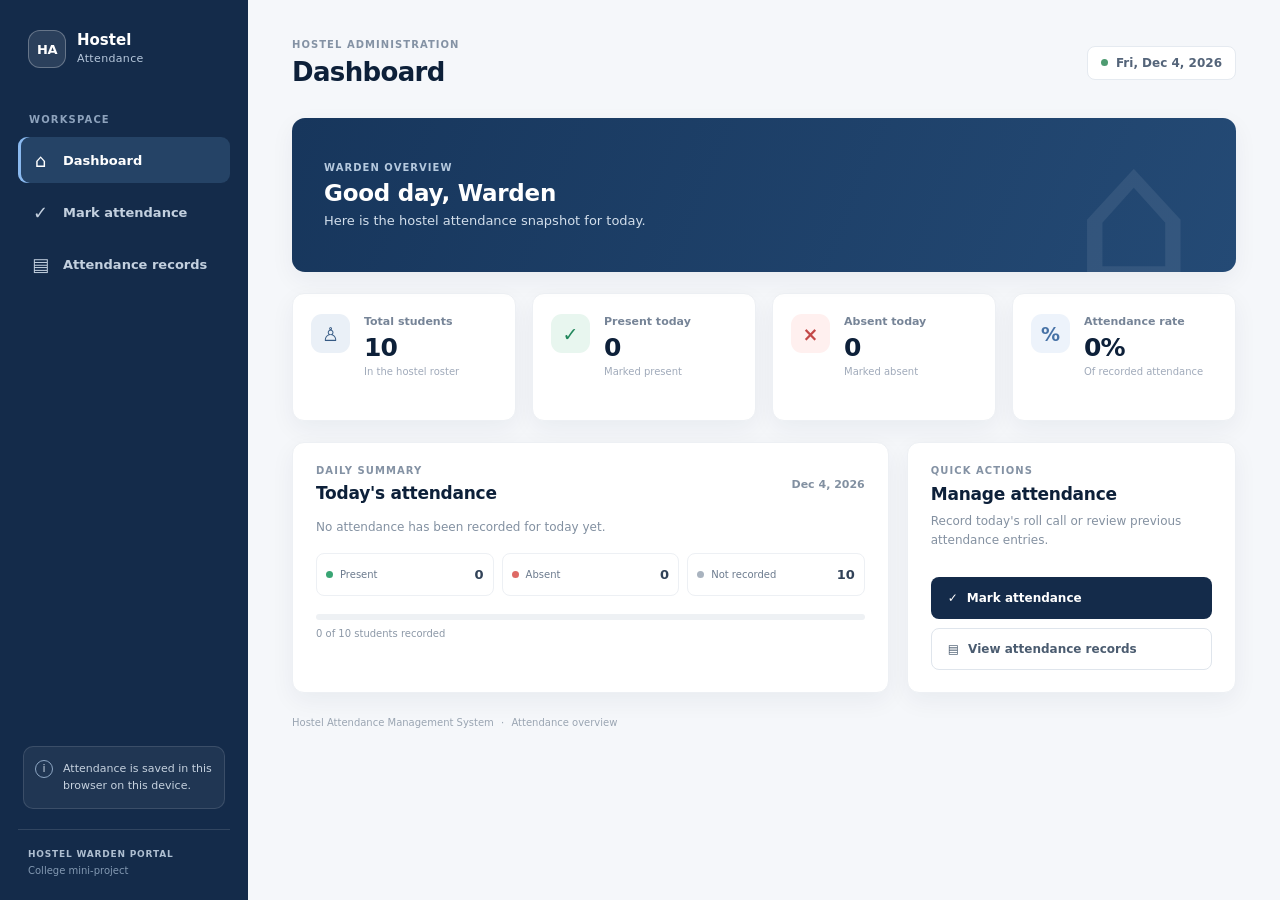
<file: index.html>
<!DOCTYPE html>
<html lang="en">
<head>
  <meta charset="UTF-8">
  <meta name="viewport" content="width=device-width, initial-scale=1.0">
  <meta name="theme-color" content="#142b4a">
  <title>Dashboard | Hostel Attendance Management System</title>
  <link rel="stylesheet" href="style.css">
  <script src="script.js" defer></script>
</head>
<body data-page="dashboard">
  <div class="app-shell">
    <aside class="sidebar">
      <a class="brand" href="index.html" aria-label="Hostel attendance dashboard">
        <span class="brand-mark">HA</span>
        <span class="brand-name">Hostel<span>Attendance</span></span>
      </a>
      <p class="nav-caption">WORKSPACE</p>
      <nav class="main-nav" aria-label="Main navigation">
        <a class="nav-link active" href="index.html" aria-current="page"><span class="nav-icon">⌂</span>Dashboard</a>
        <a class="nav-link" href="attendance.html"><span class="nav-icon">✓</span>Mark attendance</a>
        <a class="nav-link" href="records.html"><span class="nav-icon">▤</span>Attendance records</a>
      </nav>
      <div class="sidebar-note">
        <span class="note-icon">i</span>
        <p>Attendance is saved in this browser on this device.</p>
      </div>
      <div class="sidebar-footer">HOSTEL WARDEN PORTAL<br><span>College mini-project</span></div>
    </aside>

    <main class="main-content">
      <header class="topbar">
        <div>
          <p class="eyebrow">HOSTEL ADMINISTRATION</p>
          <h1>Dashboard</h1>
        </div>
        <div class="today-chip"><span class="today-dot"></span><span id="today-date">Today</span></div>
      </header>
      <div id="global-message" class="message hidden" role="status" aria-live="polite"></div>

      <section class="welcome-panel">
        <div>
          <p class="eyebrow light-eyebrow">WARDEN OVERVIEW</p>
          <h2>Good day, Warden</h2>
          <p>Here is the hostel attendance snapshot for today.</p>
        </div>
        <div class="welcome-decoration" aria-hidden="true">⌂</div>
      </section>

      <section class="stats-grid" aria-label="Today's attendance statistics">
        <article class="stat-card">
          <div class="stat-icon navy-icon">♙</div>
          <div><p class="stat-label">Total students</p><p class="stat-value" id="total-students">0</p><p class="stat-foot">In the hostel roster</p></div>
        </article>
        <article class="stat-card">
          <div class="stat-icon green-icon">✓</div>
          <div><p class="stat-label">Present today</p><p class="stat-value" id="present-count">0</p><p class="stat-foot">Marked present</p></div>
        </article>
        <article class="stat-card">
          <div class="stat-icon red-icon">×</div>
          <div><p class="stat-label">Absent today</p><p class="stat-value" id="absent-count">0</p><p class="stat-foot">Marked absent</p></div>
        </article>
        <article class="stat-card">
          <div class="stat-icon blue-icon">%</div>
          <div><p class="stat-label">Attendance rate</p><p class="stat-value" id="attendance-rate">0%</p><p class="stat-foot">Of recorded attendance</p></div>
        </article>
      </section>

      <section class="content-grid">
        <article class="panel summary-panel">
          <div class="panel-heading">
            <div><p class="eyebrow">DAILY SUMMARY</p><h2>Today's attendance</h2></div>
            <span class="date-label" id="summary-date"></span>
          </div>
          <p id="summary-message" class="summary-copy">No attendance has been recorded for today yet.</p>
          <div class="summary-counts">
            <div class="summary-count"><span class="status-dot present-dot"></span><span>Present</span><strong id="summary-present">0</strong></div>
            <div class="summary-count"><span class="status-dot absent-dot"></span><span>Absent</span><strong id="summary-absent">0</strong></div>
            <div class="summary-count"><span class="status-dot unmarked-dot"></span><span>Not recorded</span><strong id="summary-unmarked">0</strong></div>
          </div>
          <div class="progress-track" aria-label="Attendance completion"><div id="summary-progress" class="progress-fill"></div></div>
          <p id="completion-caption" class="progress-caption">0 of 10 students recorded</p>
        </article>

        <article class="panel actions-panel">
          <p class="eyebrow">QUICK ACTIONS</p>
          <h2>Manage attendance</h2>
          <p class="panel-copy">Record today's roll call or review previous attendance entries.</p>
          <a class="button button-primary button-wide" href="attendance.html"><span aria-hidden="true">✓</span> Mark attendance</a>
          <a class="button button-secondary button-wide" href="records.html"><span aria-hidden="true">▤</span> View attendance records</a>
        </article>
      </section>
      <footer class="page-footer">Hostel Attendance Management System <span>·</span> Attendance overview</footer>
    </main>
  </div>
</body>
</html>
</file>
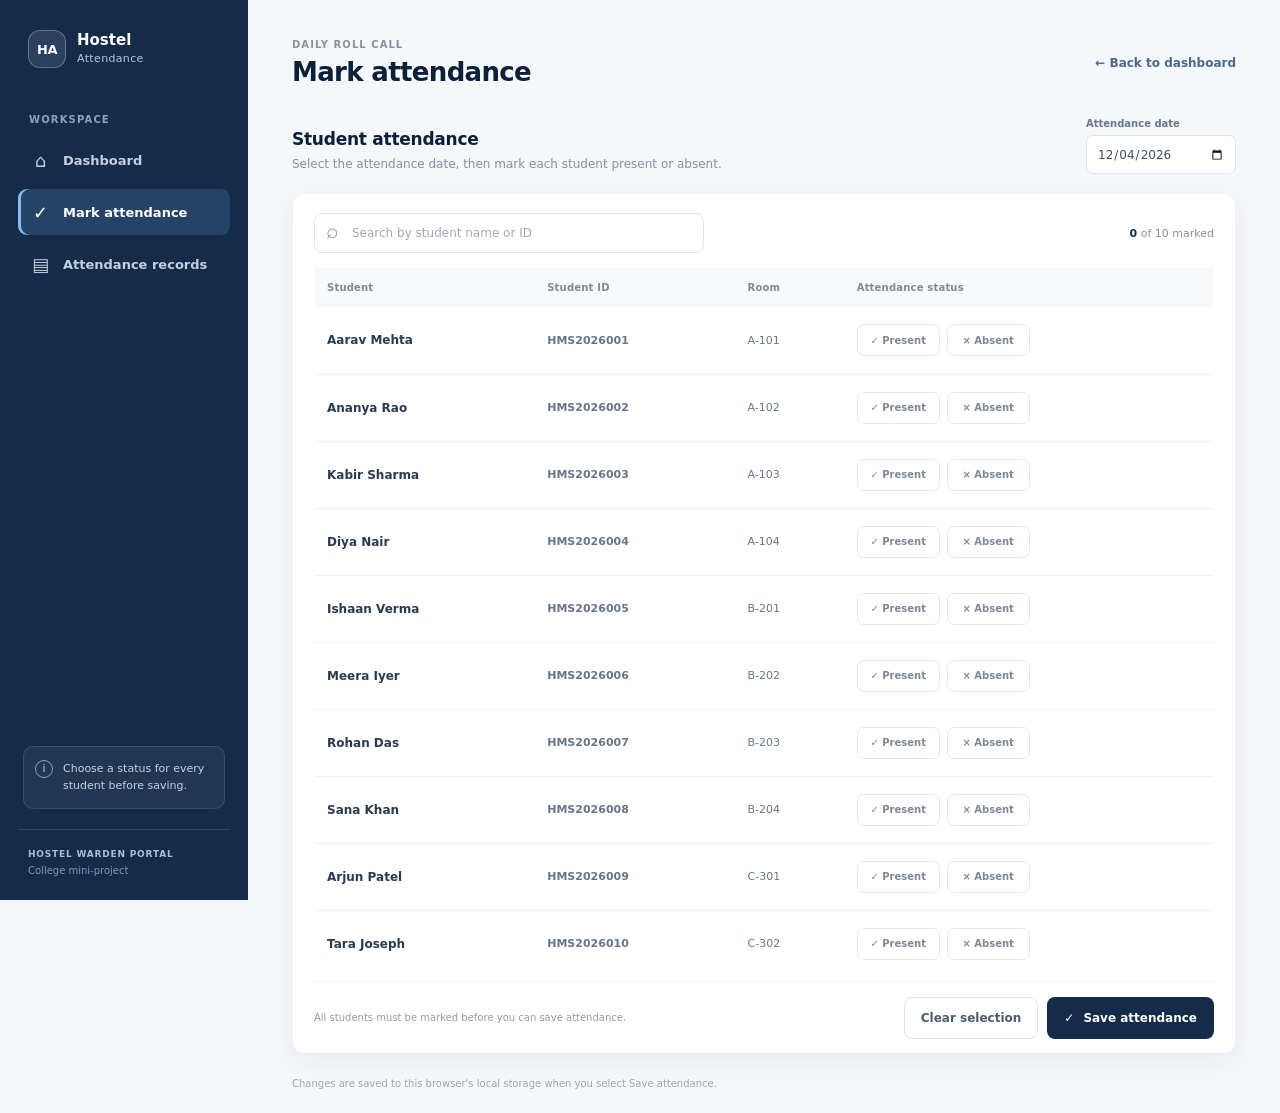
<file: attendance.html>
<!DOCTYPE html>
<html lang="en">
<head>
  <meta charset="UTF-8">
  <meta name="viewport" content="width=device-width, initial-scale=1.0">
  <meta name="theme-color" content="#142b4a">
  <title>Mark Attendance | Hostel Attendance Management System</title>
  <link rel="stylesheet" href="style.css">
  <script src="script.js" defer></script>
</head>
<body data-page="attendance">
  <div class="app-shell">
    <aside class="sidebar">
      <a class="brand" href="index.html" aria-label="Hostel attendance dashboard">
        <span class="brand-mark">HA</span>
        <span class="brand-name">Hostel<span>Attendance</span></span>
      </a>
      <p class="nav-caption">WORKSPACE</p>
      <nav class="main-nav" aria-label="Main navigation">
        <a class="nav-link" href="index.html"><span class="nav-icon">⌂</span>Dashboard</a>
        <a class="nav-link active" href="attendance.html" aria-current="page"><span class="nav-icon">✓</span>Mark attendance</a>
        <a class="nav-link" href="records.html"><span class="nav-icon">▤</span>Attendance records</a>
      </nav>
      <div class="sidebar-note">
        <span class="note-icon">i</span>
        <p>Choose a status for every student before saving.</p>
      </div>
      <div class="sidebar-footer">HOSTEL WARDEN PORTAL<br><span>College mini-project</span></div>
    </aside>

    <main class="main-content">
      <header class="topbar">
        <div>
          <p class="eyebrow">DAILY ROLL CALL</p>
          <h1>Mark attendance</h1>
        </div>
        <a class="text-link desktop-dashboard-link" href="index.html">← Back to dashboard</a>
      </header>
      <div id="global-message" class="message hidden" role="status" aria-live="polite"></div>
      <section class="page-intro">
        <div>
          <h2>Student attendance</h2>
          <p>Select the attendance date, then mark each student present or absent.</p>
        </div>
        <div class="date-control">
          <label for="attendance-date">Attendance date</label>
          <input id="attendance-date" type="date">
        </div>
      </section>

      <div id="attendance-message" class="message hidden" role="status" aria-live="polite"></div>
      <section class="panel attendance-panel">
        <div class="toolbar">
          <div class="search-wrap">
            <label class="visually-hidden" for="student-search">Search students</label>
            <span class="search-icon" aria-hidden="true">⌕</span>
            <input id="student-search" type="search" placeholder="Search by student name or ID" autocomplete="off">
          </div>
          <p class="selection-summary"><strong id="selection-count">0</strong> of <span id="roster-count">0</span> marked</p>
        </div>

        <div class="table-wrap attendance-table-wrap">
          <table class="data-table attendance-table">
            <thead><tr><th scope="col">Student</th><th scope="col">Student ID</th><th scope="col">Room</th><th scope="col">Attendance status</th></tr></thead>
            <tbody id="student-list"></tbody>
          </table>
        </div>
        <div id="student-empty" class="empty-state hidden">
          <span class="empty-icon">⌕</span>
          <h3>No students found</h3>
          <p>Try a different name or student ID.</p>
        </div>
        <div class="attendance-actions">
          <p class="form-hint">All students must be marked before you can save attendance.</p>
          <div class="action-buttons">
            <button id="clear-selection" class="button button-secondary" type="button">Clear selection</button>
            <button id="save-attendance" class="button button-primary" type="button"><span aria-hidden="true">✓</span> Save attendance</button>
          </div>
        </div>
      </section>
      <footer class="page-footer">Changes are saved to this browser's local storage when you select Save attendance.</footer>
    </main>
  </div>
</body>
</html>
</file>
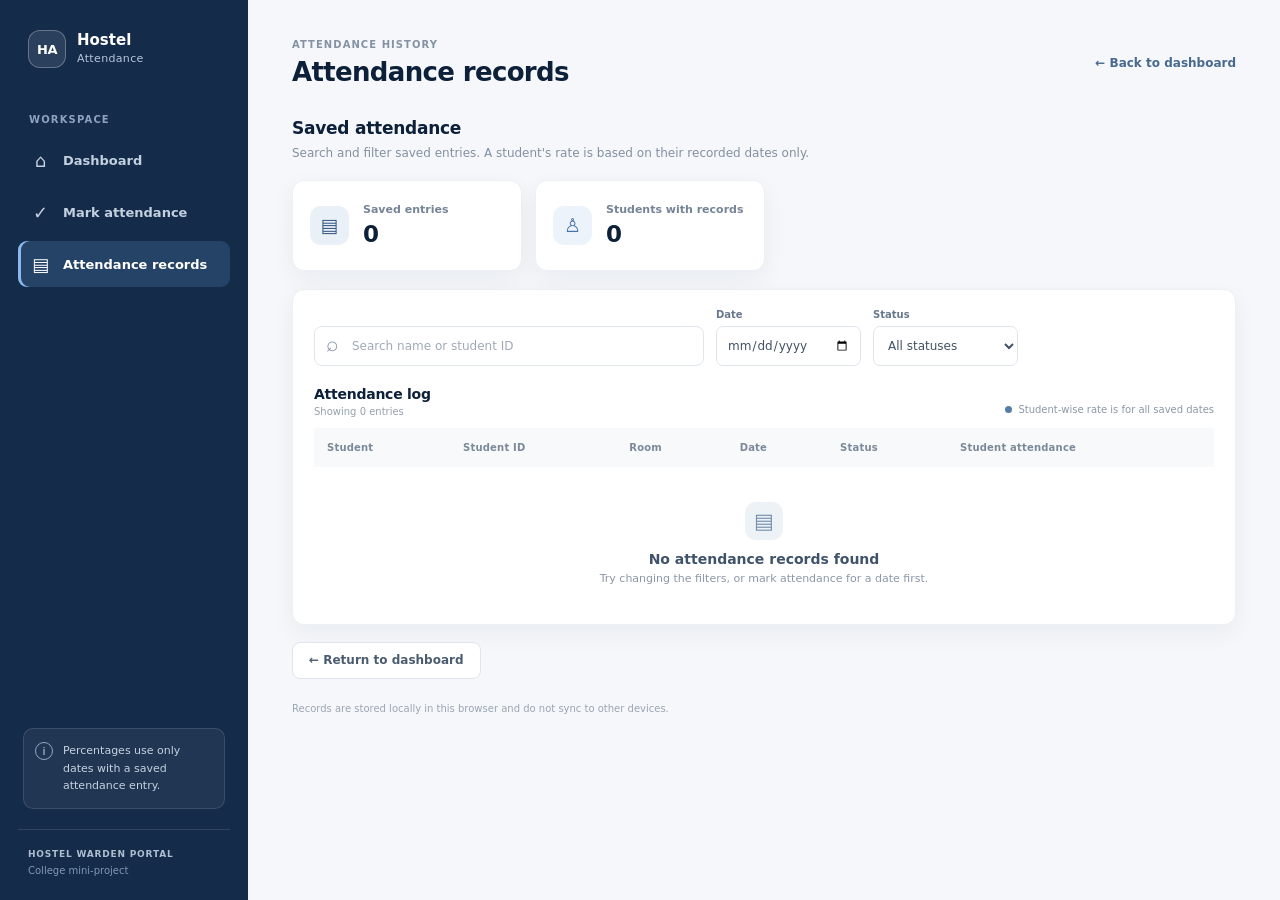
<file: records.html>
<!DOCTYPE html>
<html lang="en">
<head>
  <meta charset="UTF-8">
  <meta name="viewport" content="width=device-width, initial-scale=1.0">
  <meta name="theme-color" content="#142b4a">
  <title>Attendance Records | Hostel Attendance Management System</title>
  <link rel="stylesheet" href="style.css">
  <script src="script.js" defer></script>
</head>
<body data-page="records">
  <div class="app-shell">
    <aside class="sidebar">
      <a class="brand" href="index.html" aria-label="Hostel attendance dashboard">
        <span class="brand-mark">HA</span>
        <span class="brand-name">Hostel<span>Attendance</span></span>
      </a>
      <p class="nav-caption">WORKSPACE</p>
      <nav class="main-nav" aria-label="Main navigation">
        <a class="nav-link" href="index.html"><span class="nav-icon">⌂</span>Dashboard</a>
        <a class="nav-link" href="attendance.html"><span class="nav-icon">✓</span>Mark attendance</a>
        <a class="nav-link active" href="records.html" aria-current="page"><span class="nav-icon">▤</span>Attendance records</a>
      </nav>
      <div class="sidebar-note">
        <span class="note-icon">i</span>
        <p>Percentages use only dates with a saved attendance entry.</p>
      </div>
      <div class="sidebar-footer">HOSTEL WARDEN PORTAL<br><span>College mini-project</span></div>
    </aside>

    <main class="main-content">
      <header class="topbar">
        <div>
          <p class="eyebrow">ATTENDANCE HISTORY</p>
          <h1>Attendance records</h1>
        </div>
        <a class="text-link desktop-dashboard-link" href="index.html">← Back to dashboard</a>
      </header>
      <div id="global-message" class="message hidden" role="status" aria-live="polite"></div>
      <section class="page-intro records-intro">
        <div>
          <h2>Saved attendance</h2>
          <p>Search and filter saved entries. A student's rate is based on their recorded dates only.</p>
        </div>
      </section>
      <div id="records-message" class="message hidden" role="status" aria-live="polite"></div>

      <section class="stats-grid records-stats">
        <article class="stat-card compact-stat">
          <div class="stat-icon navy-icon">▤</div>
          <div><p class="stat-label">Saved entries</p><p class="stat-value" id="record-count">0</p></div>
        </article>
        <article class="stat-card compact-stat">
          <div class="stat-icon blue-icon">♙</div>
          <div><p class="stat-label">Students with records</p><p class="stat-value" id="students-with-records">0</p></div>
        </article>
      </section>

      <section class="panel records-panel">
        <div class="toolbar records-toolbar">
          <div class="search-wrap records-search">
            <label class="visually-hidden" for="records-search">Search by student name or ID</label>
            <span class="search-icon" aria-hidden="true">⌕</span>
            <input id="records-search" type="search" placeholder="Search name or student ID" autocomplete="off">
          </div>
          <div class="filter-control">
            <label for="date-filter">Date</label>
            <input id="date-filter" type="date">
          </div>
          <div class="filter-control">
            <label for="status-filter">Status</label>
            <select id="status-filter">
              <option value="all">All statuses</option>
              <option value="Present">Present</option>
              <option value="Absent">Absent</option>
            </select>
          </div>
        </div>
        <div class="records-table-heading">
          <div><h2>Attendance log</h2><p id="records-result-count">Showing 0 entries</p></div>
          <span class="percentage-key"><span class="key-dot"></span> Student-wise rate is for all saved dates</span>
        </div>
        <div class="table-wrap">
          <table class="data-table records-table">
            <thead><tr><th scope="col">Student</th><th scope="col">Student ID</th><th scope="col">Room</th><th scope="col">Date</th><th scope="col">Status</th><th scope="col">Student attendance</th></tr></thead>
            <tbody id="records-list"></tbody>
          </table>
        </div>
        <div id="records-empty" class="empty-state hidden">
          <span class="empty-icon">▤</span>
          <h3>No attendance records found</h3>
          <p>Try changing the filters, or mark attendance for a date first.</p>
        </div>
      </section>
      <div class="records-bottom-link"><a class="button button-secondary" href="index.html">← Return to dashboard</a></div>
      <footer class="page-footer">Records are stored locally in this browser and do not sync to other devices.</footer>
    </main>
  </div>
</body>
</html>
</file>
<file: style.css>
:root {
  color-scheme: light;
  --navy: #142b4a;
  --navy-dark: #0d2039;
  --navy-soft: #eaf0f7;
  --blue: #3869a7;
  --green: #21865b;
  --green-soft: #e8f6ef;
  --red: #c34848;
  --red-soft: #fff0ef;
  --text: #26364a;
  --muted: #788699;
  --line: #e5eaf0;
  --surface: #ffffff;
  --background: #f5f7fa;
  --shadow: 0 8px 24px rgba(25, 43, 67, 0.055);
}

* { box-sizing: border-box; }

body {
  margin: 0;
  color: var(--text);
  background: var(--background);
  font-family: system-ui, -apple-system, "Segoe UI", sans-serif;
  font-size: 14px;
  -webkit-font-smoothing: antialiased;
}

button, input, select { font: inherit; }
a { color: inherit; }

.app-shell { min-height: 100vh; }

.sidebar {
  position: fixed;
  inset: 0 auto 0 0;
  z-index: 2;
  display: flex;
  width: 248px;
  flex-direction: column;
  padding: 30px 18px 20px;
  color: #fff;
  background: var(--navy);
}

.brand {
  display: flex;
  align-items: center;
  gap: 11px;
  margin: 0 10px 46px;
  text-decoration: none;
}

.brand-mark {
  display: grid;
  width: 38px;
  height: 38px;
  place-items: center;
  border: 1px solid rgba(255,255,255,.28);
  border-radius: 12px;
  background: rgba(255,255,255,.1);
  font-family: system-ui, -apple-system, "Segoe UI", sans-serif;
  font-size: 13px;
  font-weight: 800;
  letter-spacing: -.5px;
}

.brand-name { font-family: system-ui, -apple-system, "Segoe UI", sans-serif; font-size: 15px; font-weight: 800; line-height: 1.15; }
.brand-name span { display: block; margin-top: 4px; color: #b7c8dc; font-family: system-ui, -apple-system, "Segoe UI", sans-serif; font-size: 11px; font-weight: 500; letter-spacing: .35px; }
.nav-caption { margin: 0 11px 12px; color: #8da2bc; font-size: 10px; font-weight: 700; letter-spacing: 1.15px; }
.main-nav { display: grid; gap: 6px; }

.nav-link {
  display: flex;
  min-height: 46px;
  align-items: center;
  gap: 12px;
  padding: 0 12px;
  border-radius: 9px;
  color: #c3d0df;
  font-size: 13px;
  font-weight: 600;
  text-decoration: none;
  transition: color .15s ease, background .15s ease;
}

.nav-link:hover { color: #fff; background: rgba(255,255,255,.08); }
.nav-link.active { color: #fff; background: #254366; box-shadow: inset 3px 0 #8ab9ef; }
.nav-icon { display: grid; width: 21px; place-items: center; font-size: 18px; font-weight: 500; }

.sidebar-note {
  display: flex;
  gap: 10px;
  margin: auto 5px 20px;
  padding: 13px 11px;
  border: 1px solid rgba(255,255,255,.12);
  border-radius: 10px;
  color: #c6d2df;
  background: rgba(255,255,255,.055);
}

.sidebar-note p { margin: 0; font-size: 11px; line-height: 1.6; }
.note-icon { display: grid; width: 18px; height: 18px; flex: 0 0 18px; place-items: center; border: 1px solid #8ea7c4; border-radius: 50%; color: #c6d2df; font-size: 11px; }
.sidebar-footer { padding: 16px 10px 0; border-top: 1px solid rgba(255,255,255,.12); color: #aebed0; font-size: 9px; font-weight: 700; letter-spacing: .8px; line-height: 1.8; }
.sidebar-footer span { color: #8298b1; font-size: 10px; font-weight: 400; letter-spacing: 0; }

.main-content { max-width: 1600px; min-height: 100vh; margin-left: 248px; padding: 34px 44px 24px; }
.topbar { display: flex; min-height: 57px; align-items: center; justify-content: space-between; gap: 18px; margin-bottom: 27px; }
.eyebrow { margin: 0 0 7px; color: #8492a4; font-size: 10px; font-weight: 700; letter-spacing: 1.05px; }
h1, h2, h3, p { margin-top: 0; }
h1, h2 { font-family: system-ui, -apple-system, "Segoe UI", sans-serif; }
h1 { margin: 0; color: var(--navy-dark); font-size: 26px; font-weight: 800; letter-spacing: -.65px; }
h2 { margin: 0; color: var(--navy-dark); font-size: 17px; font-weight: 800; letter-spacing: -.25px; }
.today-chip { display: flex; align-items: center; gap: 8px; padding: 9px 13px; border: 1px solid var(--line); border-radius: 8px; color: #546479; background: #fff; font-size: 12px; font-weight: 600; }
.today-dot { width: 7px; height: 7px; border-radius: 50%; background: #4e9b71; }
.welcome-panel { position: relative; display: flex; min-height: 154px; align-items: center; justify-content: space-between; overflow: hidden; margin-bottom: 21px; padding: 27px 32px; border-radius: 13px; color: #fff; background: linear-gradient(112deg, #17365c 0%, #244a75 100%); box-shadow: var(--shadow); }
.welcome-panel h2 { margin: 0 0 7px; color: #fff; font-size: 23px; }
.welcome-panel p:last-child { margin: 0; color: #d2deeb; font-size: 13px; }
.light-eyebrow { color: #b5c9de; }
.welcome-decoration { position: absolute; right: 42px; bottom: -40px; color: rgba(255,255,255,.08); font-size: 190px; line-height: 1; }

.stats-grid { display: grid; grid-template-columns: repeat(4, minmax(0, 1fr)); gap: 16px; margin-bottom: 21px; }
.stat-card { display: flex; min-height: 128px; align-items: flex-start; gap: 14px; padding: 20px 18px; border: 1px solid #edf0f4; border-radius: 12px; background: var(--surface); box-shadow: var(--shadow); }
.stat-icon { display: grid; width: 39px; height: 39px; flex: 0 0 39px; place-items: center; border-radius: 11px; font-size: 19px; font-weight: 700; }
.navy-icon { color: #365a84; background: #eaf0f7; }
.green-icon { color: var(--green); background: var(--green-soft); }
.red-icon { color: var(--red); background: var(--red-soft); }
.blue-icon { color: #4772a6; background: #edf3fb; }
.stat-label { margin: 1px 0 6px; color: #768497; font-size: 11px; font-weight: 600; }
.stat-value { margin: 0 0 4px; color: var(--navy-dark); font-family: system-ui, -apple-system, "Segoe UI", sans-serif; font-size: 25px; font-weight: 800; letter-spacing: -.8px; line-height: 1.1; }
.stat-foot { margin: 0; color: #a0aaba; font-size: 10px; }

.content-grid { display: grid; grid-template-columns: minmax(0, 1.45fr) minmax(270px, .8fr); gap: 18px; }
.panel { border: 1px solid #edf0f4; border-radius: 12px; background: var(--surface); box-shadow: var(--shadow); }
.summary-panel, .actions-panel { min-height: 250px; padding: 22px 23px; }
.panel-heading { display: flex; align-items: center; justify-content: space-between; gap: 12px; }
.date-label { color: #8290a1; font-size: 11px; font-weight: 600; }
.summary-copy { margin: 17px 0 19px; color: #8290a1; font-size: 12px; }
.summary-counts { display: grid; grid-template-columns: repeat(3, minmax(0, 1fr)); gap: 8px; margin-bottom: 18px; }
.summary-count { display: flex; min-height: 43px; align-items: center; gap: 7px; padding: 0 9px; border: 1px solid #edf0f4; border-radius: 8px; color: #6c7b8e; font-size: 10px; }
.summary-count strong { margin-left: auto; color: #314258; font-size: 13px; }
.status-dot { width: 7px; height: 7px; flex: 0 0 7px; border-radius: 50%; }
.present-dot { background: #39a574; }
.absent-dot { background: #de6a65; }
.unmarked-dot { background: #a9b3bf; }
.progress-track { height: 6px; overflow: hidden; border-radius: 10px; background: #eef1f4; }
.progress-fill { width: 0; height: 100%; border-radius: inherit; background: #3b9b70; transition: width .2s ease; }
.progress-caption { margin: 8px 0 0; color: #8c98a7; font-size: 10px; }
.actions-panel .eyebrow { margin-bottom: 8px; }
.actions-panel h2 { margin-bottom: 8px; }
.panel-copy { margin: 0 0 18px; color: #8491a1; font-size: 12px; line-height: 1.6; }

.button { display: inline-flex; min-height: 42px; align-items: center; justify-content: center; gap: 9px; padding: 0 16px; border: 1px solid transparent; border-radius: 8px; cursor: pointer; font-size: 12px; font-weight: 700; text-decoration: none; transition: background .15s ease, border-color .15s ease, transform .15s ease; }
.button:hover { transform: translateY(-1px); }
.button:focus-visible, input:focus-visible, select:focus-visible, .nav-link:focus-visible { outline: 3px solid rgba(77, 133, 194, .3); outline-offset: 2px; }
.button-primary { color: #fff; background: var(--navy); }
.button-primary:hover { background: #203e63; }
.button-secondary { border-color: #dfe5ec; color: #4b5c70; background: #fff; }
.button-secondary:hover { border-color: #bfcbd8; background: #f8fafc; }
.button-wide { width: 100%; justify-content: flex-start; margin-top: 9px; }
.text-link { color: #48698f; font-size: 12px; font-weight: 700; text-decoration: none; }
.text-link:hover { color: var(--navy-dark); text-decoration: underline; }
.page-footer { margin-top: 24px; color: #9aa5b2; font-size: 10px; }
.page-footer span { margin: 0 4px; }

.message { margin: -9px 0 17px; padding: 11px 14px; border: 1px solid #cde7d7; border-radius: 8px; color: #27734f; background: #eff9f3; font-size: 12px; line-height: 1.5; }
.message.error { border-color: #f0c9c5; color: #a33f3a; background: #fff4f2; }
.message.warning { border-color: #f0dfb7; color: #806325; background: #fff9e9; }
.hidden { display: none !important; }

.page-intro { display: flex; align-items: flex-end; justify-content: space-between; gap: 20px; margin: 0 0 19px; }
.page-intro h2 { margin-bottom: 6px; }
.page-intro p { margin: 0; color: #8290a1; font-size: 12px; line-height: 1.55; }
.date-control, .filter-control { display: grid; gap: 6px; }
.date-control label, .filter-control label { color: #68788c; font-size: 10px; font-weight: 700; }
.date-control input, .filter-control input, .filter-control select { height: 39px; min-width: 150px; padding: 0 10px; border: 1px solid #dfe5ec; border-radius: 7px; color: #405166; background-color: #fff; font-size: 12px; }
.attendance-panel, .records-panel { padding: 19px 21px 0; }
.toolbar { display: flex; align-items: center; justify-content: space-between; gap: 16px; margin-bottom: 15px; }
.search-wrap { position: relative; width: min(390px, 100%); }
.search-wrap input { width: 100%; height: 40px; padding: 0 13px 0 37px; border: 1px solid #e1e6ed; border-radius: 8px; outline: none; color: #34465d; background: #fff; font-size: 12px; }
.search-wrap input:focus { border-color: #8ca9c9; box-shadow: 0 0 0 3px rgba(67, 109, 158, .1); }
.search-wrap input::placeholder { color: #a0aab6; }
.search-icon { position: absolute; top: 8px; left: 12px; color: #8795a6; font-size: 21px; line-height: 1; }
.selection-summary { margin: 0; color: #8491a0; font-size: 11px; }
.selection-summary strong { color: var(--navy); }
.table-wrap { width: 100%; overflow-x: auto; }
.data-table { width: 100%; border-collapse: collapse; text-align: left; }
.data-table thead { background: #f7f9fb; }
.data-table th { height: 39px; padding: 0 13px; color: #7c8999; font-size: 10px; font-weight: 700; letter-spacing: .2px; white-space: nowrap; }
.data-table td { height: 67px; padding: 9px 13px; border-bottom: 1px solid #edf0f3; color: #536276; font-size: 11px; }
.data-table tbody tr:last-child td { border-bottom: 0; }
.student-name { color: #293b51; font-size: 12px; font-weight: 700; }
.student-sub { display: none; }
.id-text { color: #65768b; font-size: 11px; font-weight: 600; }
.room-text { color: #66778b; font-size: 11px; }
.status-controls { display: flex; gap: 7px; }
.status-button { display: inline-flex; min-width: 83px; min-height: 32px; align-items: center; justify-content: center; gap: 6px; padding: 0 10px; border: 1px solid #e4e8ed; border-radius: 7px; color: #7d8997; background: #fff; cursor: pointer; font-size: 10px; font-weight: 700; transition: background .15s ease, border-color .15s ease, color .15s ease; }
.status-button:hover { background: #f7f9fb; }
.status-button.present.selected { border-color: #a9d8bf; color: #20764f; background: var(--green-soft); }
.status-button.absent.selected { border-color: #edc0bc; color: #ad4741; background: var(--red-soft); }
.status-button:focus-visible { outline: 3px solid rgba(77, 133, 194, .25); outline-offset: 2px; }
.attendance-actions { display: flex; min-height: 72px; align-items: center; justify-content: space-between; gap: 14px; margin-top: 4px; border-top: 1px solid #edf0f3; }
.form-hint { margin: 0; color: #909baa; font-size: 10px; }
.action-buttons { display: flex; gap: 9px; }
.empty-state { padding: 35px 15px 39px; text-align: center; }
.empty-icon { display: inline-grid; width: 38px; height: 38px; place-items: center; margin-bottom: 11px; border-radius: 11px; color: #7890ac; background: #edf2f7; font-size: 21px; }
.empty-state h3 { margin: 0 0 5px; color: #40536b; font-family: system-ui, -apple-system, "Segoe UI", sans-serif; font-size: 14px; }
.empty-state p { margin: 0; color: #8a97a7; font-size: 11px; }

.records-intro { margin-bottom: 17px; }
.records-stats { grid-template-columns: repeat(2, minmax(170px, 230px)); gap: 13px; margin-bottom: 18px; }
.compact-stat { min-height: 91px; align-items: center; padding: 15px 17px; }
.compact-stat .stat-value { margin: 0; font-size: 23px; }
.records-toolbar { align-items: flex-end; justify-content: flex-start; flex-wrap: wrap; gap: 12px; margin-bottom: 20px; }
.records-search { flex: 1 1 260px; max-width: 390px; }
.records-toolbar .filter-control input, .records-toolbar .filter-control select { min-width: 145px; height: 40px; }
.records-table-heading { display: flex; align-items: flex-end; justify-content: space-between; gap: 12px; margin: 0 0 11px; }
.records-table-heading h2 { margin-bottom: 4px; font-size: 14px; }
.records-table-heading p { margin: 0; color: #94a0ad; font-size: 10px; }
.percentage-key { display: flex; align-items: center; gap: 6px; padding-bottom: 2px; color: #8b97a5; font-size: 10px; }
.key-dot { width: 7px; height: 7px; border-radius: 50%; background: #547eaa; }
.records-table td { height: 62px; }
.date-cell { white-space: nowrap; }
.status-badge { display: inline-flex; align-items: center; gap: 5px; padding: 5px 8px; border-radius: 20px; font-size: 10px; font-weight: 700; white-space: nowrap; }
.status-badge.present { color: #24754f; background: var(--green-soft); }
.status-badge.absent { color: #ae4944; background: var(--red-soft); }
.rate-cell { min-width: 145px; }
.rate-value { display: flex; justify-content: space-between; gap: 8px; margin-bottom: 5px; color: #52657b; font-size: 10px; font-weight: 700; }
.rate-value span:last-child { color: #8290a0; font-weight: 500; }
.rate-track { height: 4px; overflow: hidden; border-radius: 5px; background: #edf0f3; }
.rate-track span { display: block; height: 100%; border-radius: inherit; background: #5b8ab6; }
.records-bottom-link { margin-top: 17px; }
.records-bottom-link .button { min-height: 37px; }

.visually-hidden { position: absolute; width: 1px; height: 1px; overflow: hidden; clip: rect(0, 0, 0, 0); white-space: nowrap; clip-path: inset(50%); }

@media (max-width: 1100px) {
  .main-content { padding-right: 28px; padding-left: 28px; }
  .sidebar { width: 220px; }
  .main-content { margin-left: 220px; }
  .stats-grid { grid-template-columns: repeat(2, minmax(0, 1fr)); }
}

@media (max-width: 760px) {
  .sidebar { position: static; width: auto; padding: 13px 16px 10px; }
  .brand { margin: 0 0 12px; }
  .brand-mark { width: 34px; height: 34px; }
  .nav-caption, .sidebar-note, .sidebar-footer { display: none; }
  .main-nav { display: flex; gap: 5px; overflow-x: auto; padding-bottom: 1px; }
  .nav-link { min-height: 39px; flex: 0 0 auto; gap: 7px; padding: 0 10px; font-size: 11px; }
  .nav-icon { width: 16px; font-size: 15px; }
  .nav-link.active { box-shadow: inset 0 -2px #8ab9ef; }
  .main-content { margin-left: 0; padding: 25px 18px 20px; }
  .topbar { min-height: 47px; margin-bottom: 21px; }
  h1 { font-size: 23px; }
  .welcome-panel { min-height: 137px; padding: 22px; }
  .welcome-panel h2 { font-size: 21px; }
  .welcome-decoration { right: 4px; font-size: 145px; }
  .content-grid { grid-template-columns: 1fr; }
  .summary-panel, .actions-panel { min-height: unset; padding: 19px; }
  .desktop-dashboard-link { display: none; }
  .attendance-panel, .records-panel { padding: 15px 14px 0; }
  .toolbar { align-items: flex-start; flex-direction: column; gap: 10px; }
  .search-wrap { width: 100%; }
  .selection-summary { align-self: flex-end; }
  .attendance-actions { align-items: stretch; flex-direction: column; padding: 13px 0; }
  .action-buttons { justify-content: flex-end; }
  .form-hint { line-height: 1.5; }
  .records-table-heading { align-items: flex-start; flex-direction: column; }
  .percentage-key { padding-bottom: 0; }
}

@media (max-width: 560px) {
  .main-content { padding: 21px 13px 18px; }
  .topbar { margin-bottom: 17px; }
  .today-chip { padding: 8px 9px; font-size: 10px; }
  .welcome-panel { margin-bottom: 14px; }
  .stats-grid { gap: 10px; margin-bottom: 14px; }
  .stat-card { min-height: 108px; gap: 9px; padding: 14px 11px; }
  .stat-icon { width: 32px; height: 32px; flex-basis: 32px; border-radius: 9px; font-size: 16px; }
  .stat-label { font-size: 10px; }
  .stat-value { font-size: 22px; }
  .stat-foot { font-size: 9px; }
  .summary-counts { gap: 5px; }
  .summary-count { gap: 5px; padding: 0 6px; font-size: 9px; }
  .page-intro { align-items: flex-start; flex-direction: column; gap: 12px; }
  .date-control { width: 100%; }
  .date-control input { width: 100%; }
  .records-stats { grid-template-columns: repeat(2, minmax(0, 1fr)); }
  .compact-stat { min-height: 75px; }
  .records-toolbar .filter-control { flex: 1 1 43%; }
  .records-toolbar .filter-control input, .records-toolbar .filter-control select { width: 100%; min-width: 0; }
  .records-search { flex-basis: 100%; }

  .table-wrap { overflow: visible; }
  .data-table, .data-table tbody { display: block; width: 100%; }
  .data-table thead { display: none; }
  .data-table tbody { display: grid; gap: 10px; }
  .data-table tbody tr { display: grid; grid-template-columns: 1fr 1fr; gap: 8px 12px; padding: 12px; border: 1px solid #e9edf2; border-radius: 9px; background: #fff; }
  .data-table td { display: block; height: auto; min-width: 0; padding: 0; border: 0; }
  .data-table td::before { display: block; margin-bottom: 4px; color: #92a0af; content: attr(data-label); font-size: 9px; font-weight: 700; }
  .data-table td.student-cell { grid-column: 1 / -1; }
  .attendance-table td.status-cell, .records-table td.rate-cell { grid-column: 1 / -1; }
  .records-table td.rate-cell { padding-top: 4px; }
  .attendance-table .student-sub { display: block; margin-top: 2px; color: #8491a0; font-size: 10px; }
  .status-controls { width: 100%; }
  .status-button { min-height: 38px; flex: 1 1 50%; }
  .records-table td.date-cell { white-space: normal; }
  .action-buttons .button { flex: 1; padding: 0 10px; font-size: 11px; }
}

@media (prefers-reduced-motion: reduce) {
  *, *::before, *::after { scroll-behavior: auto !important; transition-duration: .01ms !important; }
}
</file>
